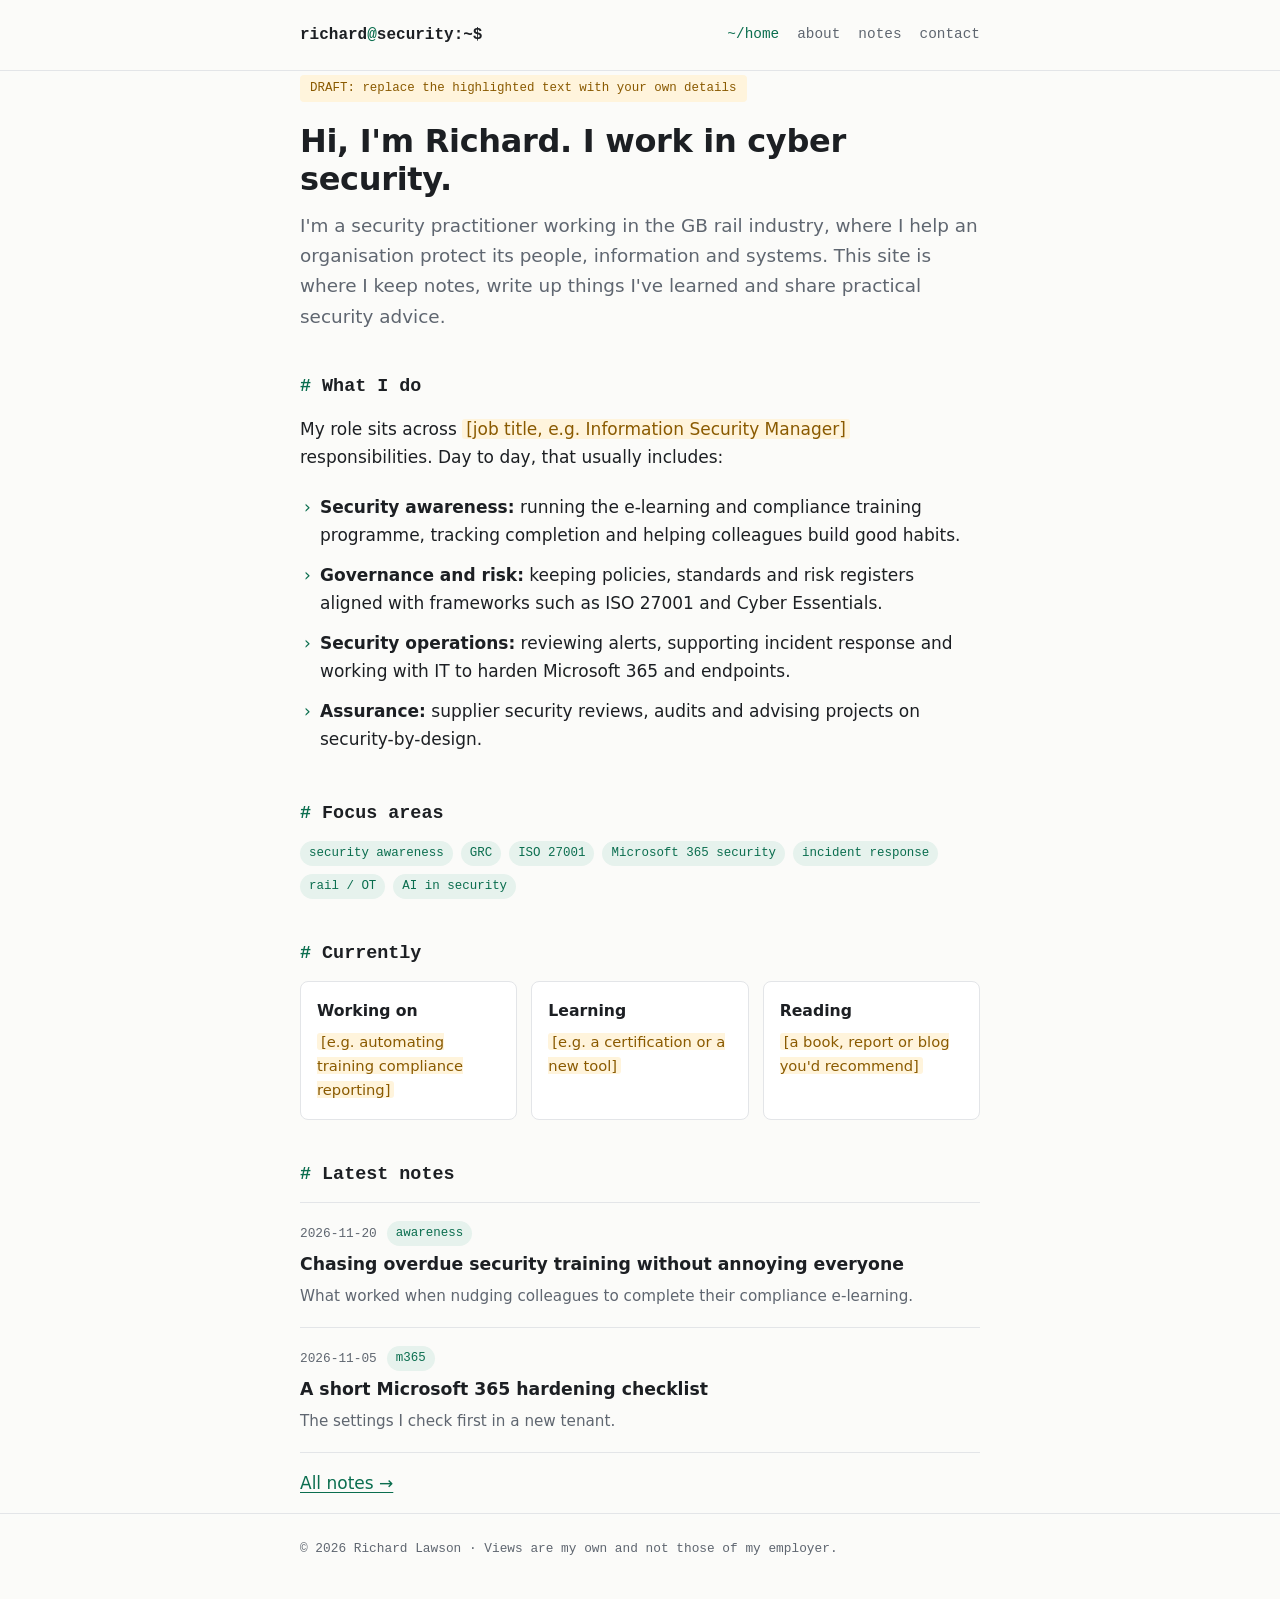
<file: index.html>
<!doctype html>
<html lang="en-GB">
<head>
  <meta charset="utf-8">
  <meta name="viewport" content="width=device-width, initial-scale=1">
  <title>Richard Lawson · Security</title>
  <meta name="description" content="Cyber security notes, writing and work by Richard Lawson.">
  <link rel="stylesheet" href="styles.css">
</head>
<body>
  <header class="site-header">
    <div class="wrap">
      <a class="brand" href="index.html">richard<span>@</span>security:~$</a>
      <nav class="nav" aria-label="Main">
        <a href="index.html" aria-current="page">home</a>
        <a href="about.html">about</a>
        <a href="notes.html">notes</a>
        <a href="contact.html">contact</a>
      </nav>
    </div>
  </header>

  <main class="wrap">
    <span class="draft-banner">DRAFT: replace the highlighted text with your own details</span>

    <h1>Hi, I'm Richard. I work in cyber security.</h1>
    <p class="lede">
      I'm a security practitioner working in the GB rail industry, where I help an
      organisation protect its people, information and systems. This site is where I keep notes,
      write up things I've learned and share practical security advice.
    </p>

    <h2>What I do</h2>
    <p>
      My role sits across <span class="todo">[job title, e.g. Information Security Manager]</span>
      responsibilities. Day to day, that usually includes:
    </p>
    <ul class="clean">
      <li><strong>Security awareness:</strong> running the e-learning and compliance training programme, tracking completion and helping colleagues build good habits.</li>
      <li><strong>Governance and risk:</strong> keeping policies, standards and risk registers aligned with frameworks such as ISO 27001 and Cyber Essentials.</li>
      <li><strong>Security operations:</strong> reviewing alerts, supporting incident response and working with IT to harden Microsoft 365 and endpoints.</li>
      <li><strong>Assurance:</strong> supplier security reviews, audits and advising projects on security-by-design.</li>
    </ul>

    <h2>Focus areas</h2>
    <ul class="tags">
      <li class="tag">security awareness</li>
      <li class="tag">GRC</li>
      <li class="tag">ISO 27001</li>
      <li class="tag">Microsoft 365 security</li>
      <li class="tag">incident response</li>
      <li class="tag">rail / OT</li>
      <li class="tag">AI in security</li>
    </ul>

    <h2>Currently</h2>
    <div class="cards">
      <div class="card">
        <h3>Working on</h3>
        <p><span class="todo">[e.g. automating training compliance reporting]</span></p>
      </div>
      <div class="card">
        <h3>Learning</h3>
        <p><span class="todo">[e.g. a certification or a new tool]</span></p>
      </div>
      <div class="card">
        <h3>Reading</h3>
        <p><span class="todo">[a book, report or blog you'd recommend]</span></p>
      </div>
    </div>

    <h2>Latest notes</h2>
    <ul class="notes">
      <li class="note">
        <div class="note-meta"><time datetime="2026-11-20">2026-11-20</time><span class="tag">awareness</span></div>
        <h3><a href="notes.html">Chasing overdue security training without annoying everyone</a></h3>
        <p>What worked when nudging colleagues to complete their compliance e-learning.</p>
      </li>
      <li class="note">
        <div class="note-meta"><time datetime="2026-11-05">2026-11-05</time><span class="tag">m365</span></div>
        <h3><a href="notes.html">A short Microsoft 365 hardening checklist</a></h3>
        <p>The settings I check first in a new tenant.</p>
      </li>
    </ul>
    <p style="margin-top:16px"><a href="notes.html">All notes →</a></p>
  </main>

  <footer class="site-footer">
    <div class="wrap">© 2026 Richard Lawson · Views are my own and not those of my employer.</div>
  </footer>
</body>
</html>
</file>
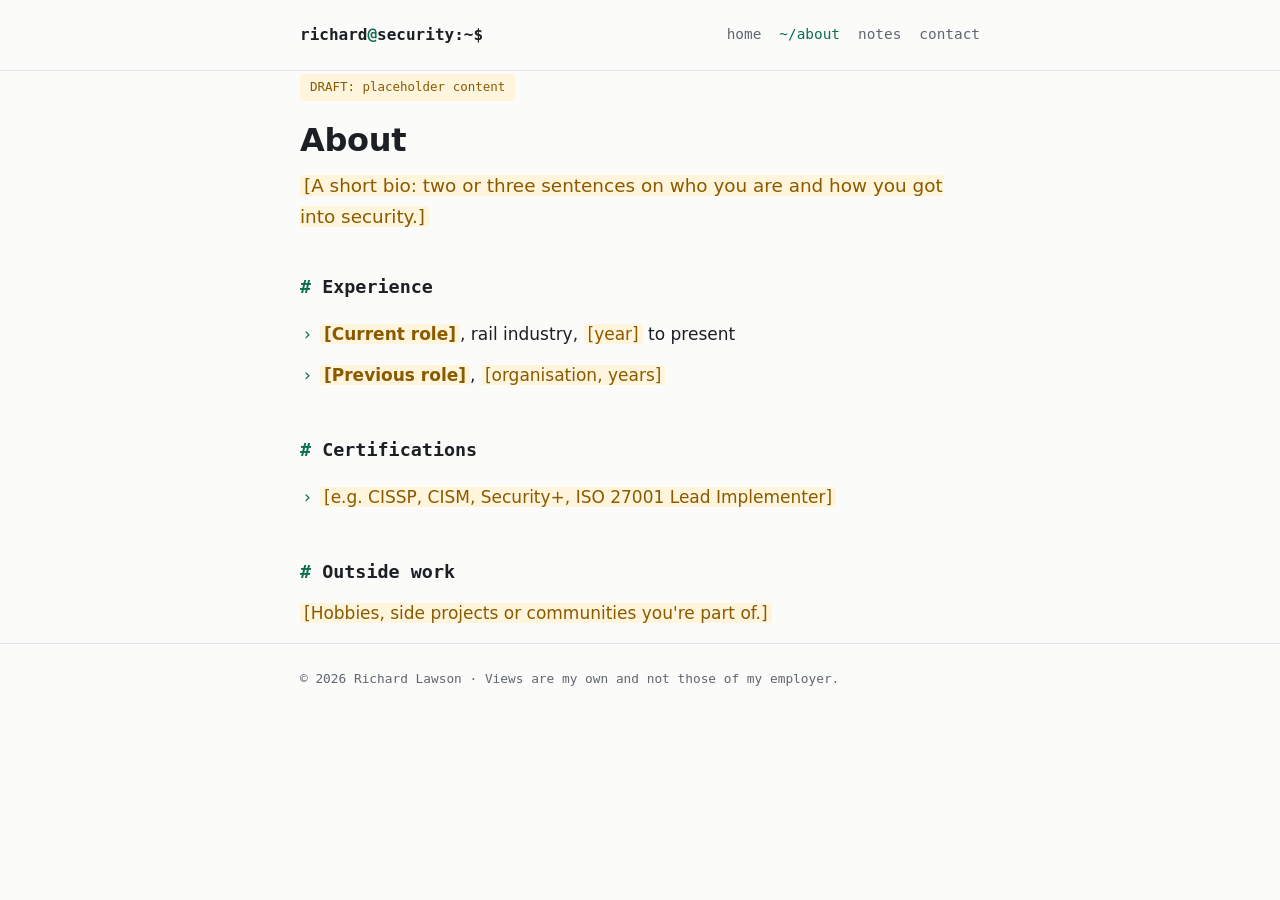
<file: about.html>
<!doctype html>
<html lang="en-GB">
<head>
  <meta charset="utf-8">
  <meta name="viewport" content="width=device-width, initial-scale=1">
  <title>About · Richard Lawson</title>
  <link rel="stylesheet" href="styles.css">
</head>
<body>
  <header class="site-header">
    <div class="wrap">
      <a class="brand" href="index.html">richard<span>@</span>security:~$</a>
      <nav class="nav" aria-label="Main">
        <a href="index.html">home</a>
        <a href="about.html" aria-current="page">about</a>
        <a href="notes.html">notes</a>
        <a href="contact.html">contact</a>
      </nav>
    </div>
  </header>

  <main class="wrap">
    <span class="draft-banner">DRAFT: placeholder content</span>
    <h1>About</h1>
    <p class="lede"><span class="todo">[A short bio: two or three sentences on who you are and how you got into security.]</span></p>

    <h2>Experience</h2>
    <ul class="clean">
      <li><strong><span class="todo">[Current role]</span></strong>, rail industry, <span class="todo">[year]</span> to present</li>
      <li><strong><span class="todo">[Previous role]</span></strong>, <span class="todo">[organisation, years]</span></li>
    </ul>

    <h2>Certifications</h2>
    <ul class="clean">
      <li><span class="todo">[e.g. CISSP, CISM, Security+, ISO 27001 Lead Implementer]</span></li>
    </ul>

    <h2>Outside work</h2>
    <p><span class="todo">[Hobbies, side projects or communities you're part of.]</span></p>
  </main>

  <footer class="site-footer">
    <div class="wrap">© 2026 Richard Lawson · Views are my own and not those of my employer.</div>
  </footer>
</body>
</html>
</file>
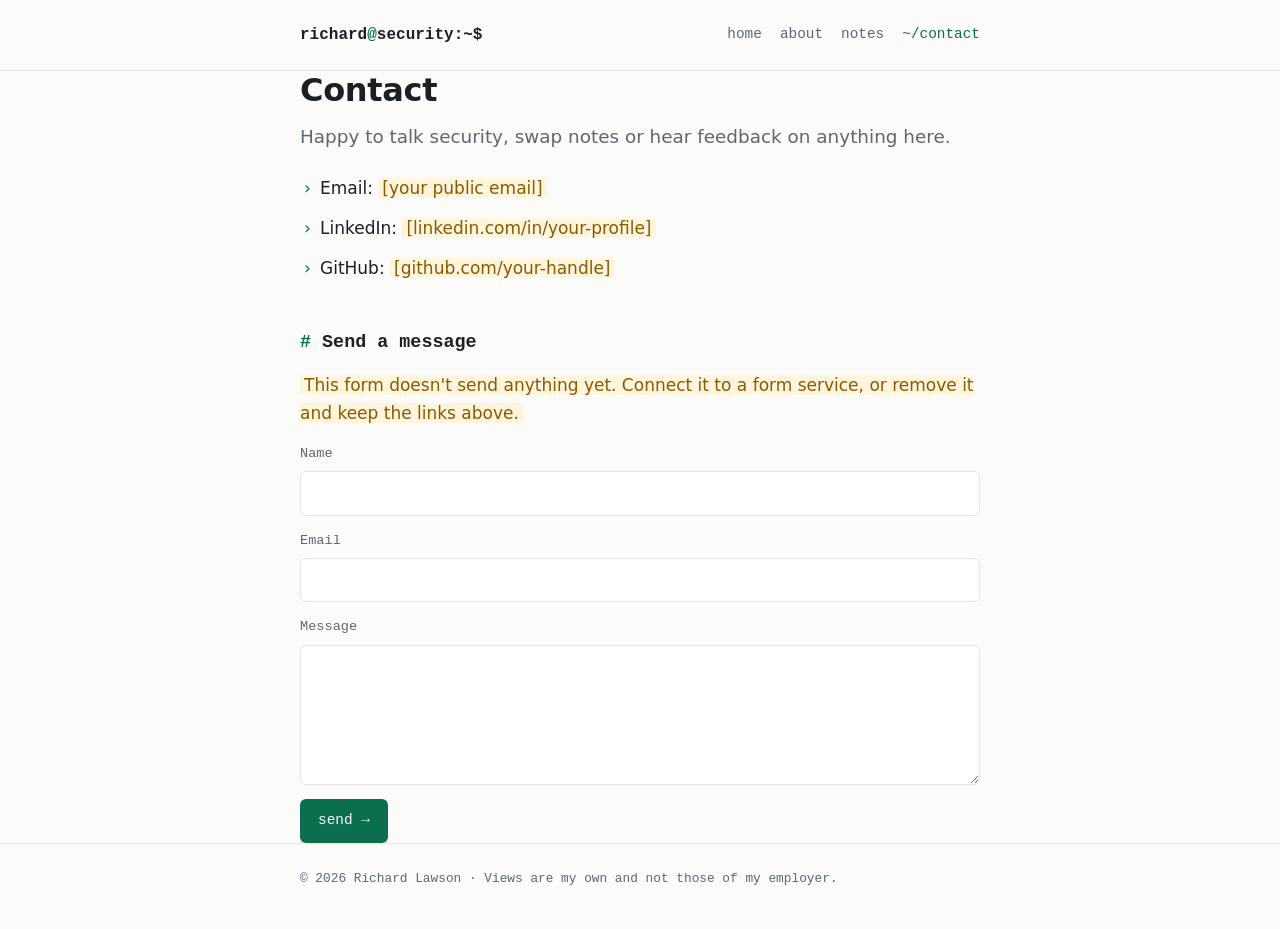
<file: contact.html>
<!doctype html>
<html lang="en-GB">
<head>
  <meta charset="utf-8">
  <meta name="viewport" content="width=device-width, initial-scale=1">
  <title>Contact · Richard Lawson</title>
  <link rel="stylesheet" href="styles.css">
</head>
<body>
  <header class="site-header">
    <div class="wrap">
      <a class="brand" href="index.html">richard<span>@</span>security:~$</a>
      <nav class="nav" aria-label="Main">
        <a href="index.html">home</a>
        <a href="about.html">about</a>
        <a href="notes.html">notes</a>
        <a href="contact.html" aria-current="page">contact</a>
      </nav>
    </div>
  </header>

  <main class="wrap">
    <h1>Contact</h1>
    <p class="lede">Happy to talk security, swap notes or hear feedback on anything here.</p>

    <ul class="clean">
      <li>Email: <span class="todo">[your public email]</span></li>
      <li>LinkedIn: <span class="todo">[linkedin.com/in/your-profile]</span></li>
      <li>GitHub: <span class="todo">[github.com/your-handle]</span></li>
    </ul>

    <h2>Send a message</h2>
    <p><span class="todo">This form doesn't send anything yet. Connect it to a form service, or remove it and keep the links above.</span></p>
    <form onsubmit="event.preventDefault(); alert('Form not connected yet.');">
      <label>Name <input name="name" autocomplete="name" required></label>
      <label>Email <input type="email" name="email" autocomplete="email" required></label>
      <label>Message <textarea name="message" required></textarea></label>
      <button class="btn" type="submit">send →</button>
    </form>
  </main>

  <footer class="site-footer">
    <div class="wrap">© 2026 Richard Lawson · Views are my own and not those of my employer.</div>
  </footer>
</body>
</html>
</file>
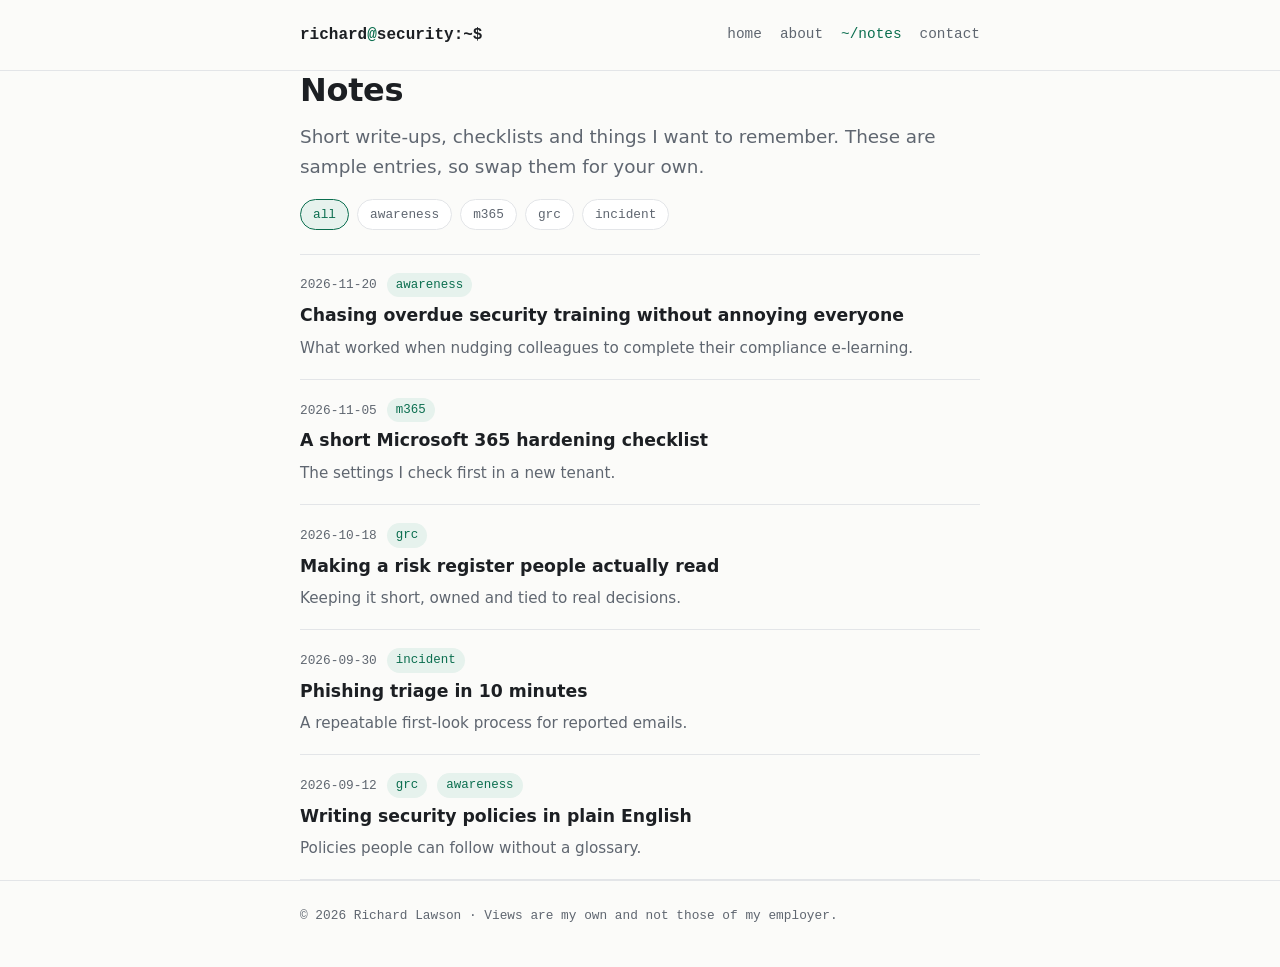
<file: notes.html>
<!doctype html>
<html lang="en-GB">
<head>
  <meta charset="utf-8">
  <meta name="viewport" content="width=device-width, initial-scale=1">
  <title>Notes · Richard Lawson</title>
  <link rel="stylesheet" href="styles.css">
</head>
<body>
  <header class="site-header">
    <div class="wrap">
      <a class="brand" href="index.html">richard<span>@</span>security:~$</a>
      <nav class="nav" aria-label="Main">
        <a href="index.html">home</a>
        <a href="about.html">about</a>
        <a href="notes.html" aria-current="page">notes</a>
        <a href="contact.html">contact</a>
      </nav>
    </div>
  </header>

  <main class="wrap">
    <h1>Notes</h1>
    <p class="lede">Short write-ups, checklists and things I want to remember. These are sample entries, so swap them for your own.</p>

    <div class="filter" role="group" aria-label="Filter by tag">
      <button type="button" data-tag="all" aria-pressed="true">all</button>
      <button type="button" data-tag="awareness" aria-pressed="false">awareness</button>
      <button type="button" data-tag="m365" aria-pressed="false">m365</button>
      <button type="button" data-tag="grc" aria-pressed="false">grc</button>
      <button type="button" data-tag="incident" aria-pressed="false">incident</button>
    </div>

    <ul class="notes" id="notes">
      <li class="note" data-tags="awareness">
        <div class="note-meta"><time datetime="2026-11-20">2026-11-20</time><span class="tag">awareness</span></div>
        <h3><a href="#">Chasing overdue security training without annoying everyone</a></h3>
        <p>What worked when nudging colleagues to complete their compliance e-learning.</p>
      </li>
      <li class="note" data-tags="m365">
        <div class="note-meta"><time datetime="2026-11-05">2026-11-05</time><span class="tag">m365</span></div>
        <h3><a href="#">A short Microsoft 365 hardening checklist</a></h3>
        <p>The settings I check first in a new tenant.</p>
      </li>
      <li class="note" data-tags="grc">
        <div class="note-meta"><time datetime="2026-10-18">2026-10-18</time><span class="tag">grc</span></div>
        <h3><a href="#">Making a risk register people actually read</a></h3>
        <p>Keeping it short, owned and tied to real decisions.</p>
      </li>
      <li class="note" data-tags="incident">
        <div class="note-meta"><time datetime="2026-09-30">2026-09-30</time><span class="tag">incident</span></div>
        <h3><a href="#">Phishing triage in 10 minutes</a></h3>
        <p>A repeatable first-look process for reported emails.</p>
      </li>
      <li class="note" data-tags="grc awareness">
        <div class="note-meta"><time datetime="2026-09-12">2026-09-12</time><span class="tag">grc</span><span class="tag">awareness</span></div>
        <h3><a href="#">Writing security policies in plain English</a></h3>
        <p>Policies people can follow without a glossary.</p>
      </li>
    </ul>
  </main>

  <footer class="site-footer">
    <div class="wrap">© 2026 Richard Lawson · Views are my own and not those of my employer.</div>
  </footer>

  <script>
    document.querySelectorAll('.filter button').forEach(function (btn) {
      btn.addEventListener('click', function () {
        var tag = btn.dataset.tag;
        document.querySelectorAll('.filter button').forEach(function (b) {
          b.setAttribute('aria-pressed', b === btn ? 'true' : 'false');
        });
        document.querySelectorAll('#notes .note').forEach(function (n) {
          var show = tag === 'all' || n.dataset.tags.split(' ').indexOf(tag) !== -1;
          n.hidden = !show;
        });
      });
    });
  </script>
</body>
</html>
</file>
<file: styles.css>
:root {
  --bg: #fbfbf9;
  --surface: #ffffff;
  --text: #1c1f23;
  --muted: #5f6670;
  --border: #e3e5e8;
  --accent: #0b6e4f;
  --accent-soft: #e6f2ed;
  --draft: #8a5a00;
  --draft-bg: #fff4dc;
  --mono: "JetBrains Mono", ui-monospace, SFMono-Regular, Consolas, monospace;
  --sans: "Inter", system-ui, -apple-system, "Segoe UI", Roboto, sans-serif;
}

@media (prefers-color-scheme: dark) {
  :root {
    --bg: #111417;
    --surface: #171b1f;
    --text: #e6e8ea;
    --muted: #9aa2ab;
    --border: #2a3036;
    --accent: #4fd1a1;
    --accent-soft: #15302a;
    --draft: #f2c46d;
    --draft-bg: #2e2612;
  }
}

* { box-sizing: border-box; }

html { -webkit-text-size-adjust: 100%; }

body {
  margin: 0;
  background: var(--bg);
  color: var(--text);
  font-family: var(--sans);
  font-size: 17px;
  line-height: 1.65;
}

a { color: var(--accent); text-underline-offset: 3px; }
a:hover { text-decoration-thickness: 2px; }

.wrap {
  max-width: 720px;
  margin: 0 auto;
  padding: 0 20px;
}

/* Header */
.site-header {
  border-bottom: 1px solid var(--border);
  padding: 22px 0;
}
.site-header .wrap {
  display: flex;
  flex-wrap: wrap;
  align-items: center;
  justify-content: space-between;
  gap: 12px;
}
.brand {
  font-family: var(--mono);
  font-weight: 600;
  font-size: 1rem;
  color: var(--text);
  text-decoration: none;
}
.brand span { color: var(--accent); }
.nav { display: flex; gap: 18px; flex-wrap: wrap; }
.nav a {
  font-family: var(--mono);
  font-size: 0.9rem;
  color: var(--muted);
  text-decoration: none;
}
.nav a:hover, .nav a[aria-current="page"] { color: var(--accent); }
.nav a[aria-current="page"]::before { content: "~/"; }

/* Main */
main { padding: 48px 0 64px; }

h1 { font-size: 2rem; line-height: 1.2; margin: 0 0 12px; letter-spacing: -0.01em; }
h2 { font-size: 1.15rem; margin: 40px 0 12px; font-family: var(--mono); font-weight: 600; }
h2::before { content: "# "; color: var(--accent); }
p { margin: 0 0 16px; }
.lede { font-size: 1.15rem; color: var(--muted); }

.draft-banner {
  display: inline-block;
  font-family: var(--mono);
  font-size: 0.78rem;
  background: var(--draft-bg);
  color: var(--draft);
  padding: 3px 10px;
  border-radius: 4px;
  margin-bottom: 20px;
}
.todo { background: var(--draft-bg); color: var(--draft); padding: 0 4px; border-radius: 3px; }

ul.clean { list-style: none; padding: 0; margin: 0 0 16px; }
ul.clean li { padding: 6px 0 6px 20px; position: relative; }
ul.clean li::before { content: "›"; position: absolute; left: 4px; color: var(--accent); }

.tags { display: flex; flex-wrap: wrap; gap: 8px; margin: 0 0 16px; padding: 0; list-style: none; }
.tag {
  font-family: var(--mono);
  font-size: 0.78rem;
  background: var(--accent-soft);
  color: var(--accent);
  padding: 2px 9px;
  border-radius: 999px;
}

/* Notes list */
.notes { list-style: none; padding: 0; margin: 0; }
.note {
  padding: 18px 0;
  border-bottom: 1px solid var(--border);
}
.note:first-child { border-top: 1px solid var(--border); }
.note-meta {
  font-family: var(--mono);
  font-size: 0.8rem;
  color: var(--muted);
  display: flex;
  flex-wrap: wrap;
  gap: 10px;
  align-items: center;
  margin-bottom: 4px;
}
.note h3 { margin: 0 0 6px; font-size: 1.08rem; }
.note h3 a { color: var(--text); text-decoration: none; }
.note h3 a:hover { color: var(--accent); }
.note p { color: var(--muted); margin: 0; font-size: 0.95rem; }

.filter { display: flex; flex-wrap: wrap; gap: 8px; margin: 0 0 24px; }
.filter button {
  font: inherit;
  font-family: var(--mono);
  font-size: 0.8rem;
  border: 1px solid var(--border);
  background: var(--surface);
  color: var(--muted);
  padding: 4px 12px;
  border-radius: 999px;
  cursor: pointer;
}
.filter button[aria-pressed="true"] { border-color: var(--accent); color: var(--accent); background: var(--accent-soft); }

/* Cards */
.cards { display: grid; grid-template-columns: repeat(auto-fit, minmax(200px, 1fr)); gap: 14px; margin: 0 0 16px; }
.card {
  background: var(--surface);
  border: 1px solid var(--border);
  border-radius: 8px;
  padding: 16px;
}
.card h3 { margin: 0 0 6px; font-size: 0.98rem; }
.card p { margin: 0; color: var(--muted); font-size: 0.92rem; }

/* Contact form */
form { display: grid; gap: 14px; margin-top: 8px; }
label { font-family: var(--mono); font-size: 0.85rem; color: var(--muted); display: grid; gap: 6px; }
input, textarea {
  font: inherit;
  background: var(--surface);
  color: var(--text);
  border: 1px solid var(--border);
  border-radius: 6px;
  padding: 10px 12px;
  width: 100%;
}
input:focus, textarea:focus { outline: 2px solid var(--accent); outline-offset: 1px; border-color: transparent; }
textarea { min-height: 140px; resize: vertical; }
.btn {
  justify-self: start;
  font: inherit;
  font-family: var(--mono);
  font-size: 0.9rem;
  background: var(--accent);
  color: var(--bg);
  border: 0;
  border-radius: 6px;
  padding: 10px 18px;
  cursor: pointer;
}

/* Footer */
.site-footer {
  border-top: 1px solid var(--border);
  padding: 24px 0 40px;
  font-family: var(--mono);
  font-size: 0.8rem;
  color: var(--muted);
}

@media (max-width: 520px) {
  body { font-size: 16px; }
  h1 { font-size: 1.6rem; }
  main { padding: 32px 0 48px; }
}
</file>
